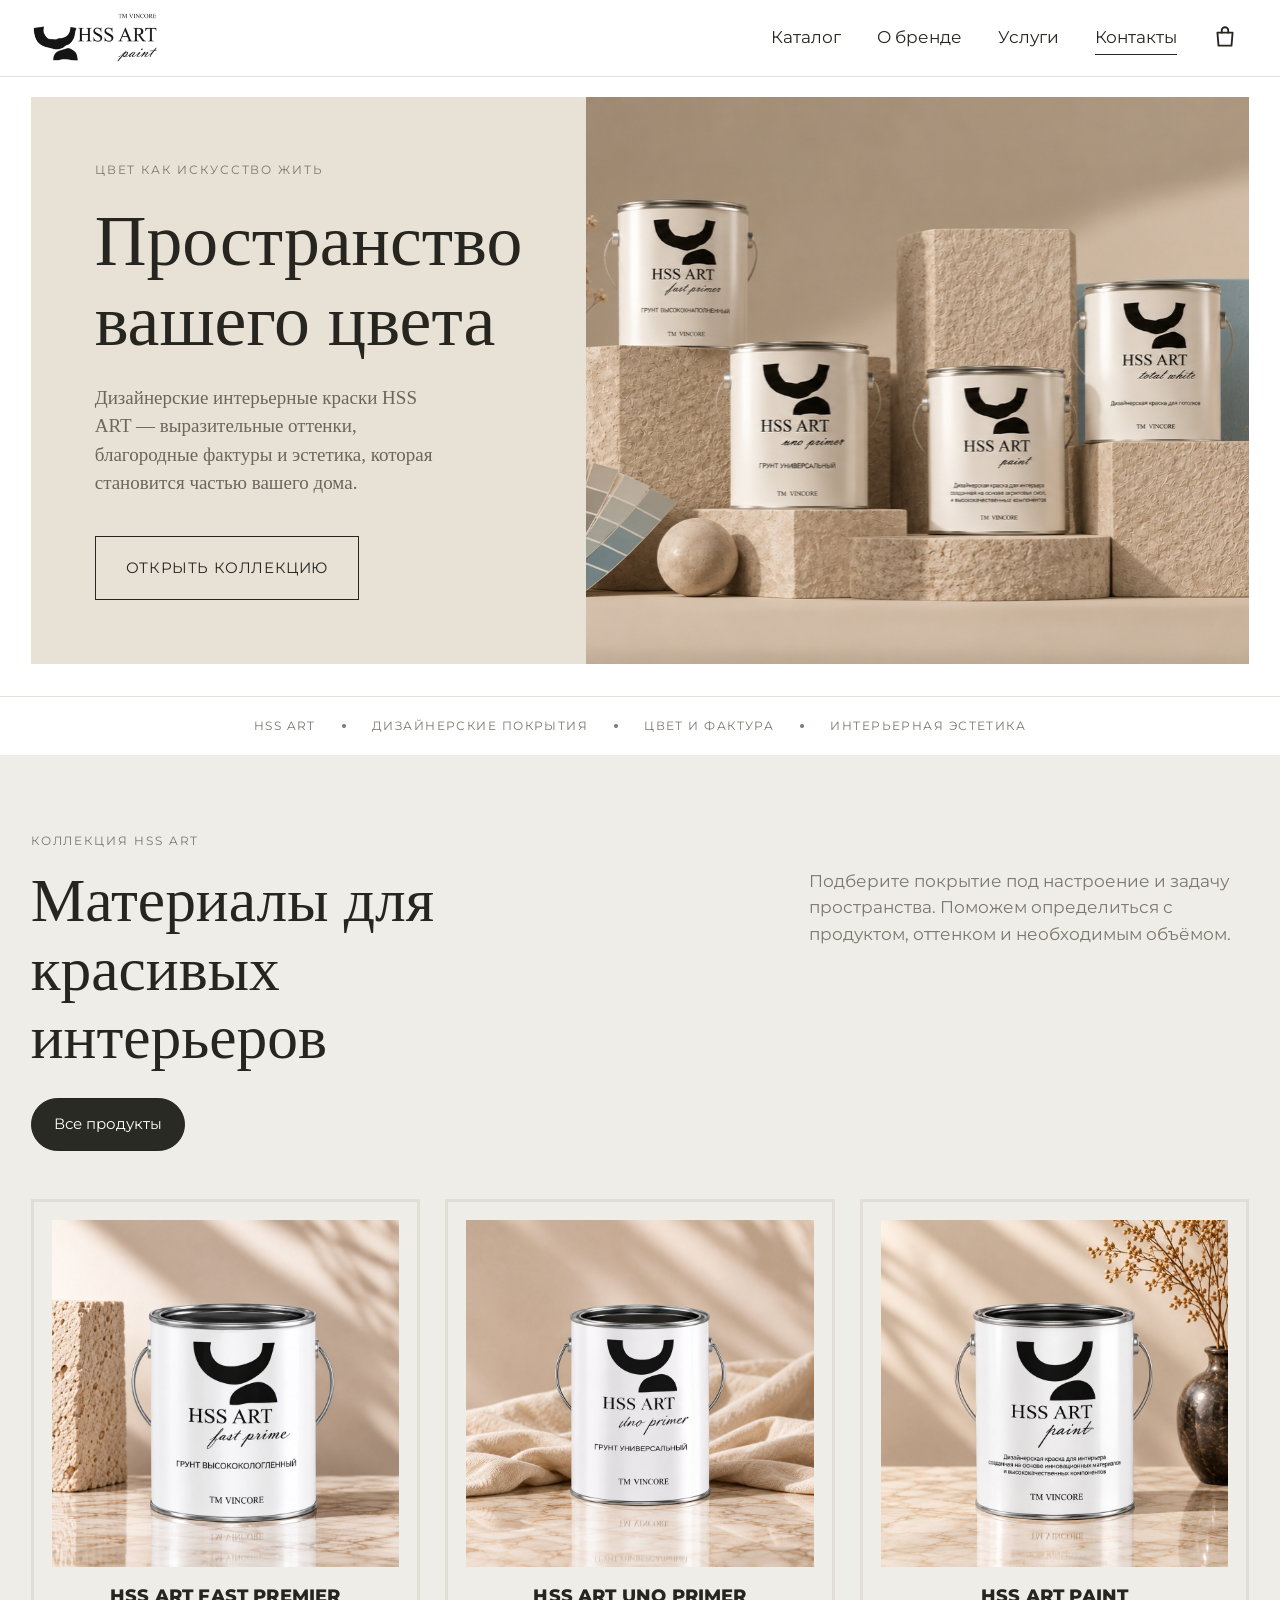
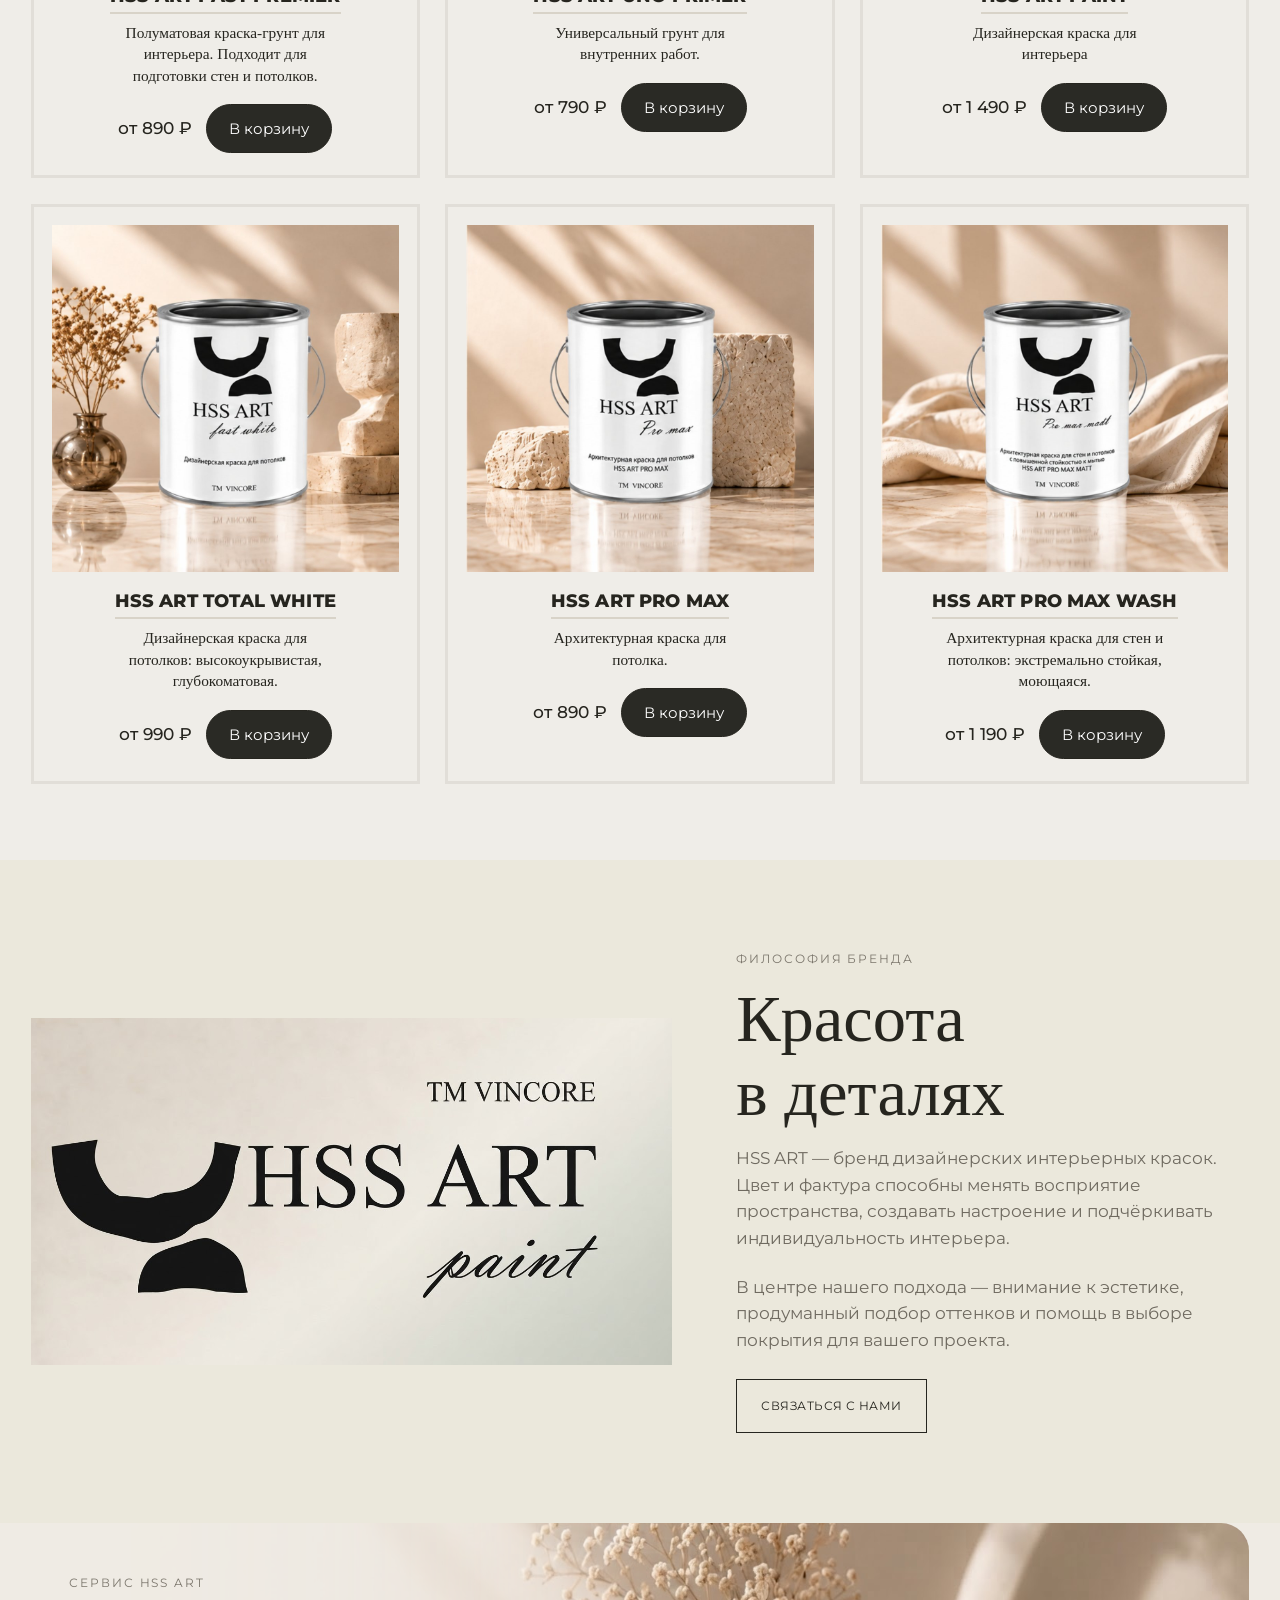
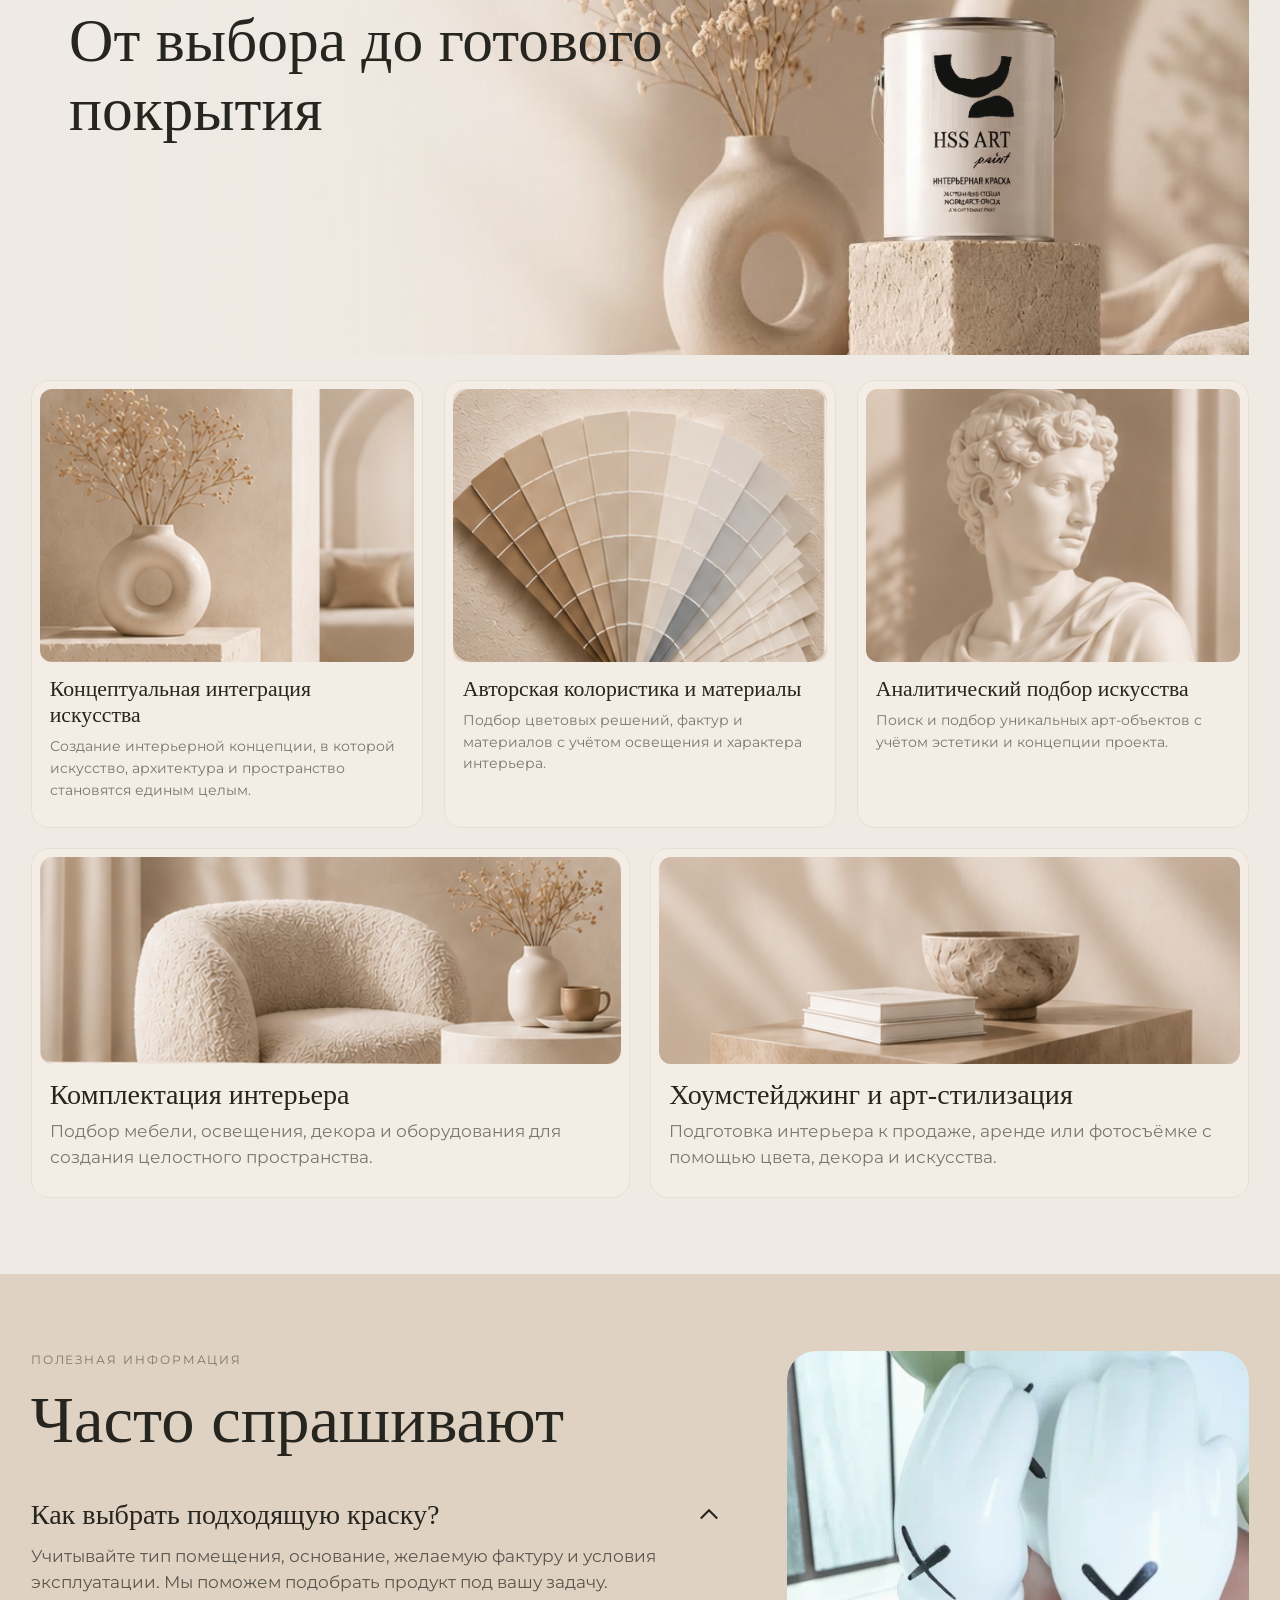
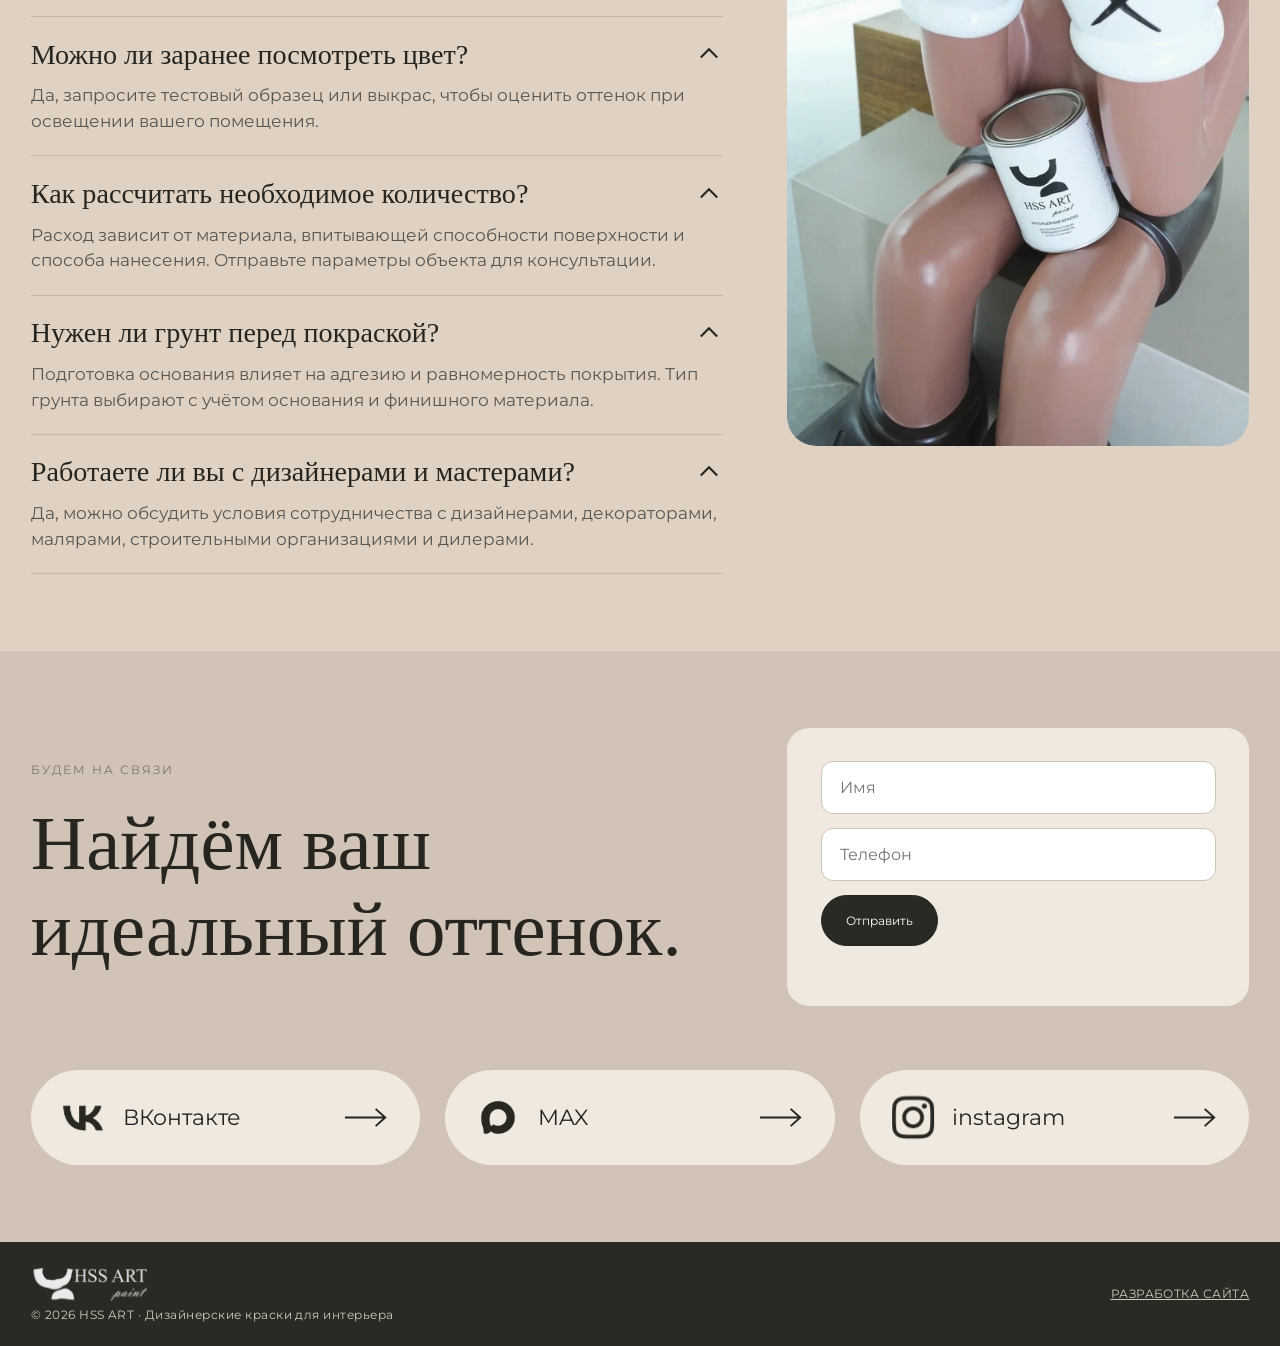
<file: index.html>
<!DOCTYPE html>
<html lang="ru">
<head>
  <meta charset="UTF-8">
  <meta name="viewport" content="width=device-width, initial-scale=1">
  <title>HSS ART — дизайнерские интерьерные краски</title>
  <meta name="description" content="Дизайнерские интерьерные краски HSS ART — выразительные оттенки, благородные фактуры и эстетика, которая становится частью вашего дома.">
  <meta name="theme-color" content="#e8e1d5">
  <link rel="preconnect" href="https://fonts.googleapis.com">
  <link rel="preconnect" href="https://fonts.gstatic.com" crossorigin>
  <link href="https://fonts.googleapis.com/css2?family=Montserrat:wght@400;500;800&display=swap" rel="stylesheet">
  <link rel="stylesheet" href="style.css">
  <link rel="icon" href="img/logo_snisy.svg" type="image/png">
</head>
<body>

<header class="header">
  <div class="header__in">
    <a class="logo" href="#top" aria-label="HSS ART paint"><img src="img/logo.svg" alt="HSS ART paint"></a>
    <button class="burger" aria-label="Меню" aria-expanded="false"><span></span><span></span></button>
    <nav class="nav" id="nav">
      <a href="#catalog">Каталог</a>
      <a href="#brand">О бренде</a>
      <a href="#services">Услуги</a>
      <a href="#contacts">Контакты</a>
    </nav>
  </div>
</header>

<main id="top">
  <!-- HERO -->
  <section class="wrap">
    <div class="hero">
      <div class="hero__text">
        <p class="eyebrow">Цвет как искусство жить</p>
        <h1>Пространство вашего цвета</h1>
        <p class="hero__lead">Дизайнерские интерьерные краски HSS ART — выразительные оттенки, благородные фактуры и эстетика, которая становится частью вашего дома.</p>
        <a class="btn btn--outline" href="#catalog">Открыть коллекцию</a>
      </div>
      <div class="hero__img"><img src="img/mnogobanok.svg" alt="Банки краски HSS ART на каменных подиумах"></div>
    </div>
  </section>

  <div class="ticker">
    <span>HSS ART</span><i></i><span>Дизайнерские покрытия</span><i></i><span>Цвет и фактура</span><i></i><span>Интерьерная эстетика</span>
  </div>

  <!-- CATALOG -->
  <section class="catalog" id="catalog">
    <div class="catalog__in">
      <div class="catalog__head">
        <div>
          <p class="eyebrow">Коллекция HSS ART</p>
          <h2>Материалы для красивых интерьеров</h2>
          <a class="btn btn--dark" href="product.html">Все продукты</a>
        </div>
        <p class="catalog__note">Подберите покрытие под настроение и задачу пространства. Поможем определиться с продуктом, оттенком и необходимым объёмом.</p>
      </div>

      <div class="grid">
        <article class="card">
          <div class="card__img"><img src="img/banka1.jpg" loading="lazy" alt="HSS ART Fast Premier"></div>
          <h3>HSS ART FAST PREMIER</h3>
          <p>Полуматовая краска-грунт для интерьера. Подходит для подготовки стен и потолков.</p>
          <div class="card__buy">
            <span class="card__price" data-price-from="fast-premier"></span>
            <button class="btn btn--dark" type="button" data-add="fast-premier">В корзину</button>
          </div>
        </article>
        <article class="card">
          <div class="card__img"><img src="img/banka2.jpg" loading="lazy" alt="HSS ART Uno Primer"></div>
          <h3>HSS ART UNO PRIMER</h3>
          <p>Универсальный грунт для внутренних работ.</p>
          <div class="card__buy">
            <span class="card__price" data-price-from="uno-primer"></span>
            <button class="btn btn--dark" type="button" data-add="uno-primer">В корзину</button>
          </div>
        </article>
        <article class="card">
          <div class="card__img"><img src="img/banka3.jpg" loading="lazy" alt="HSS ART Paint"></div>
          <h3>HSS ART PAINT</h3>
          <p>Дизайнерская краска для интерьера</p>
          <div class="card__buy">
            <span class="card__price" data-price-from="paint"></span>
            <button class="btn btn--dark" type="button" data-add="paint">В корзину</button>
          </div>
        </article>
        <article class="card">
          <div class="card__img"><img src="img/banka4.jpg" loading="lazy" alt="HSS ART Total White"></div>
          <h3>HSS ART TOTAL WHITE</h3>
          <p>Дизайнерская краска для потолков: высокоукрывистая, глубокоматовая.</p>
          <div class="card__buy">
            <span class="card__price" data-price-from="total-white"></span>
            <button class="btn btn--dark" type="button" data-add="total-white">В корзину</button>
          </div>
        </article>
        <article class="card">
          <div class="card__img"><img src="img/banka5.jpg" loading="lazy" alt="HSS ART Pro Max"></div>
          <h3>HSS ART PRO MAX</h3>
          <p>Архитектурная краска для потолка.</p>
          <div class="card__buy">
            <span class="card__price" data-price-from="pro-max"></span>
            <button class="btn btn--dark" type="button" data-add="pro-max">В корзину</button>
          </div>
        </article>
        <article class="card">
          <div class="card__img"><img src="img/banka6.jpg" loading="lazy" alt="HSS ART Pro Max Wash"></div>
          <h3>HSS ART PRO MAX WASH</h3>
          <p>Архитектурная краска для стен и потолков: экстремально стойкая, моющаяся.</p>
          <div class="card__buy">
            <span class="card__price" data-price-from="pro-max-wash"></span>
            <button class="btn btn--dark" type="button" data-add="pro-max-wash">В корзину</button>
          </div>
        </article>
      </div>
    </div>
  </section>

  <!-- BRAND -->
  <section class="brand" id="brand">
    <div class="brand__in">
      <div class="brand__img"><img src="img/hss.svg" loading="lazy" alt="HSS ART paint, TM Vincore"></div>
      <div class="brand__text">
        <p class="eyebrow">Философия бренда</p>
        <h2>Красота<br>в деталях</h2>
        <p>HSS ART — бренд дизайнерских интерьерных красок. Цвет и фактура способны менять восприятие пространства, создавать настроение и подчёркивать индивидуальность интерьера.</p>
        <p>В центре нашего подхода — внимание к эстетике, продуманный подбор оттенков и помощь в выборе покрытия для вашего проекта.</p>
        <a class="btn btn--outline btn--sm" href="#contacts">Связаться с нами</a>
      </div>
    </div>
  </section>

  <!-- SERVICES -->
  <section class="services" id="services">
    <div class="services__in">
      <div class="services__head">
        <div class="services__title">
          <p class="eyebrow">Сервис HSS ART</p>
          <h2>От выбора до готового покрытия</h2>
        </div>
        <img src="img/banner.svg" loading="lazy" alt="Банка HSS ART рядом с вазой">
      </div>

      <div class="services__grid">
        <article class="service service--s">
          <img src="img/vaza.svg" loading="lazy" alt="">
          <h3>Концептуальная интеграция искусства</h3>
          <p>Создание интерьерной концепции, в которой искусство, архитектура и пространство становятся единым целым.</p>
        </article>
        <article class="service service--s">
          <img src="img/palitra.svg" loading="lazy" alt="">
          <h3>Авторская колористика и материалы</h3>
          <p>Подбор цветовых решений, фактур и материалов с учётом освещения и характера интерьера.</p>
        </article>
        <article class="service service--s">
          <img src="img/chel.svg" loading="lazy" alt="">
          <h3>Аналитический подбор искусства</h3>
          <p>Поиск и подбор уникальных арт-объектов с учётом эстетики и концепции проекта.</p>
        </article>
        <article class="service service--l">
          <img src="img/pufik.svg" loading="lazy" alt="">
          <h3>Комплектация интерьера</h3>
          <p>Подбор мебели, освещения, декора и оборудования для создания целостного пространства.</p>
        </article>
        <article class="service service--l">
          <img src="img/knigi.svg" loading="lazy" alt="">
          <h3>Хоумстейджинг и арт-стилизация</h3>
          <p>Подготовка интерьера к продаже, аренде или фотосъёмке с помощью цвета, декора и искусства.</p>
        </article>
      </div>
    </div>
  </section>

  <!-- FAQ -->
  <section class="faq">
    <div class="faq__in">
      <div class="faq__list">
        <p class="eyebrow">Полезная информация</p>
        <h2>Часто спрашивают</h2>

        <div class="acc is-open">
          <button class="acc__btn" aria-expanded="true">Как выбрать подходящую краску?<svg viewBox="0 0 24 24" aria-hidden="true"><path d="M5 9l7 7 7-7"/></svg></button>
          <div class="acc__body"><p>Учитывайте тип помещения, основание, желаемую фактуру и условия эксплуатации. Мы поможем подобрать продукт под вашу задачу.</p></div>
        </div>
        <div class="acc is-open">
          <button class="acc__btn" aria-expanded="true">Можно ли заранее посмотреть цвет?<svg viewBox="0 0 24 24" aria-hidden="true"><path d="M5 9l7 7 7-7"/></svg></button>
          <div class="acc__body"><p>Да, запросите тестовый образец или выкрас, чтобы оценить оттенок при освещении вашего помещения.</p></div>
        </div>
        <div class="acc is-open">
          <button class="acc__btn" aria-expanded="true">Как рассчитать необходимое количество?<svg viewBox="0 0 24 24" aria-hidden="true"><path d="M5 9l7 7 7-7"/></svg></button>
          <div class="acc__body"><p>Расход зависит от материала, впитывающей способности поверхности и способа нанесения. Отправьте параметры объекта для консультации.</p></div>
        </div>
        <div class="acc is-open">
          <button class="acc__btn" aria-expanded="true">Нужен ли грунт перед покраской?<svg viewBox="0 0 24 24" aria-hidden="true"><path d="M5 9l7 7 7-7"/></svg></button>
          <div class="acc__body"><p>Подготовка основания влияет на адгезию и равномерность покрытия. Тип грунта выбирают с учётом основания и финишного материала.</p></div>
        </div>
        <div class="acc is-open">
          <button class="acc__btn" aria-expanded="true">Работаете ли вы с дизайнерами и мастерами?<svg viewBox="0 0 24 24" aria-hidden="true"><path d="M5 9l7 7 7-7"/></svg></button>
          <div class="acc__body"><p>Да, можно обсудить условия сотрудничества с дизайнерами, декораторами, малярами, строительными организациями и дилерами.</p></div>
        </div>
      </div>
      <div class="faq__img"><img src="img/sua.svg" loading="lazy" alt=""></div>
    </div>
  </section>

  <!-- CONTACTS -->
  <section class="contacts" id="contacts">
    <div class="contacts__in">
      <div class="contacts__top">
        <div>
          <p class="eyebrow">Будем на связи</p>
          <h2>Найдём ваш идеальный оттенок.</h2>
        </div>
        <form class="contacts__form" id="leadForm" novalidate>
          <label class="sr" for="name">Имя</label>
          <input id="name" name="name" type="text" placeholder="Имя" autocomplete="name" required>
          <label class="sr" for="phone">Телефон</label>
          <input id="phone" name="phone" type="tel" placeholder="Телефон" autocomplete="tel" required>
          <button class="btn btn--dark btn--sm" type="submit">Отправить</button>
          <p class="form__msg" role="status" aria-live="polite"></p>
        </form>
      </div>

      <div class="social">
        <a href="#" class="pill" target="_blank" rel="noopener">
          <img class="pill__icon pill__icon--vk" loading="lazy" src="img/wk.svg" alt="">
          <span>ВКонтакте</span>
          <svg class="arrow" viewBox="0 0 48 24" aria-hidden="true"><path d="M2 12h42M34 3l10 9-10 9"/></svg>
        </a>
        <a href="#" class="pill" target="_blank" rel="noopener">
          <img class="pill__icon" loading="lazy" src="img/max.svg" alt="">
          <span>MAX</span>
          <svg class="arrow" viewBox="0 0 48 24" aria-hidden="true"><path d="M2 12h42M34 3l10 9-10 9"/></svg>
        </a>
        <a href="#" class="pill" target="_blank" rel="noopener">
          <img class="pill__icon pill__icon--inst" src="img/inst.svg" alt="">
          <span>instagram</span>
          <svg class="arrow" viewBox="0 0 48 24" aria-hidden="true"><path d="M2 12h42M34 3l10 9-10 9"/></svg>
        </a>
      </div>
    </div>
  </section>
</main>

<footer class="footer">
  <div class="footer__in">
    <div class="footer__brand">
      <img src="img/logo_snisy.svg" alt="HSS ART paint">
      <small>© 2026 HSS ART · Дизайнерские краски для интерьера</small>
    </div>
    <a class="footer__dev" href="https://warshhhh.github.io/TWO-ONE/">Разработка сайта</a>
  </div>
</footer>

<script src="products.js"></script>
<script src="cart.js"></script>
<script src="script.js"></script>
</body>
</html>
</file>
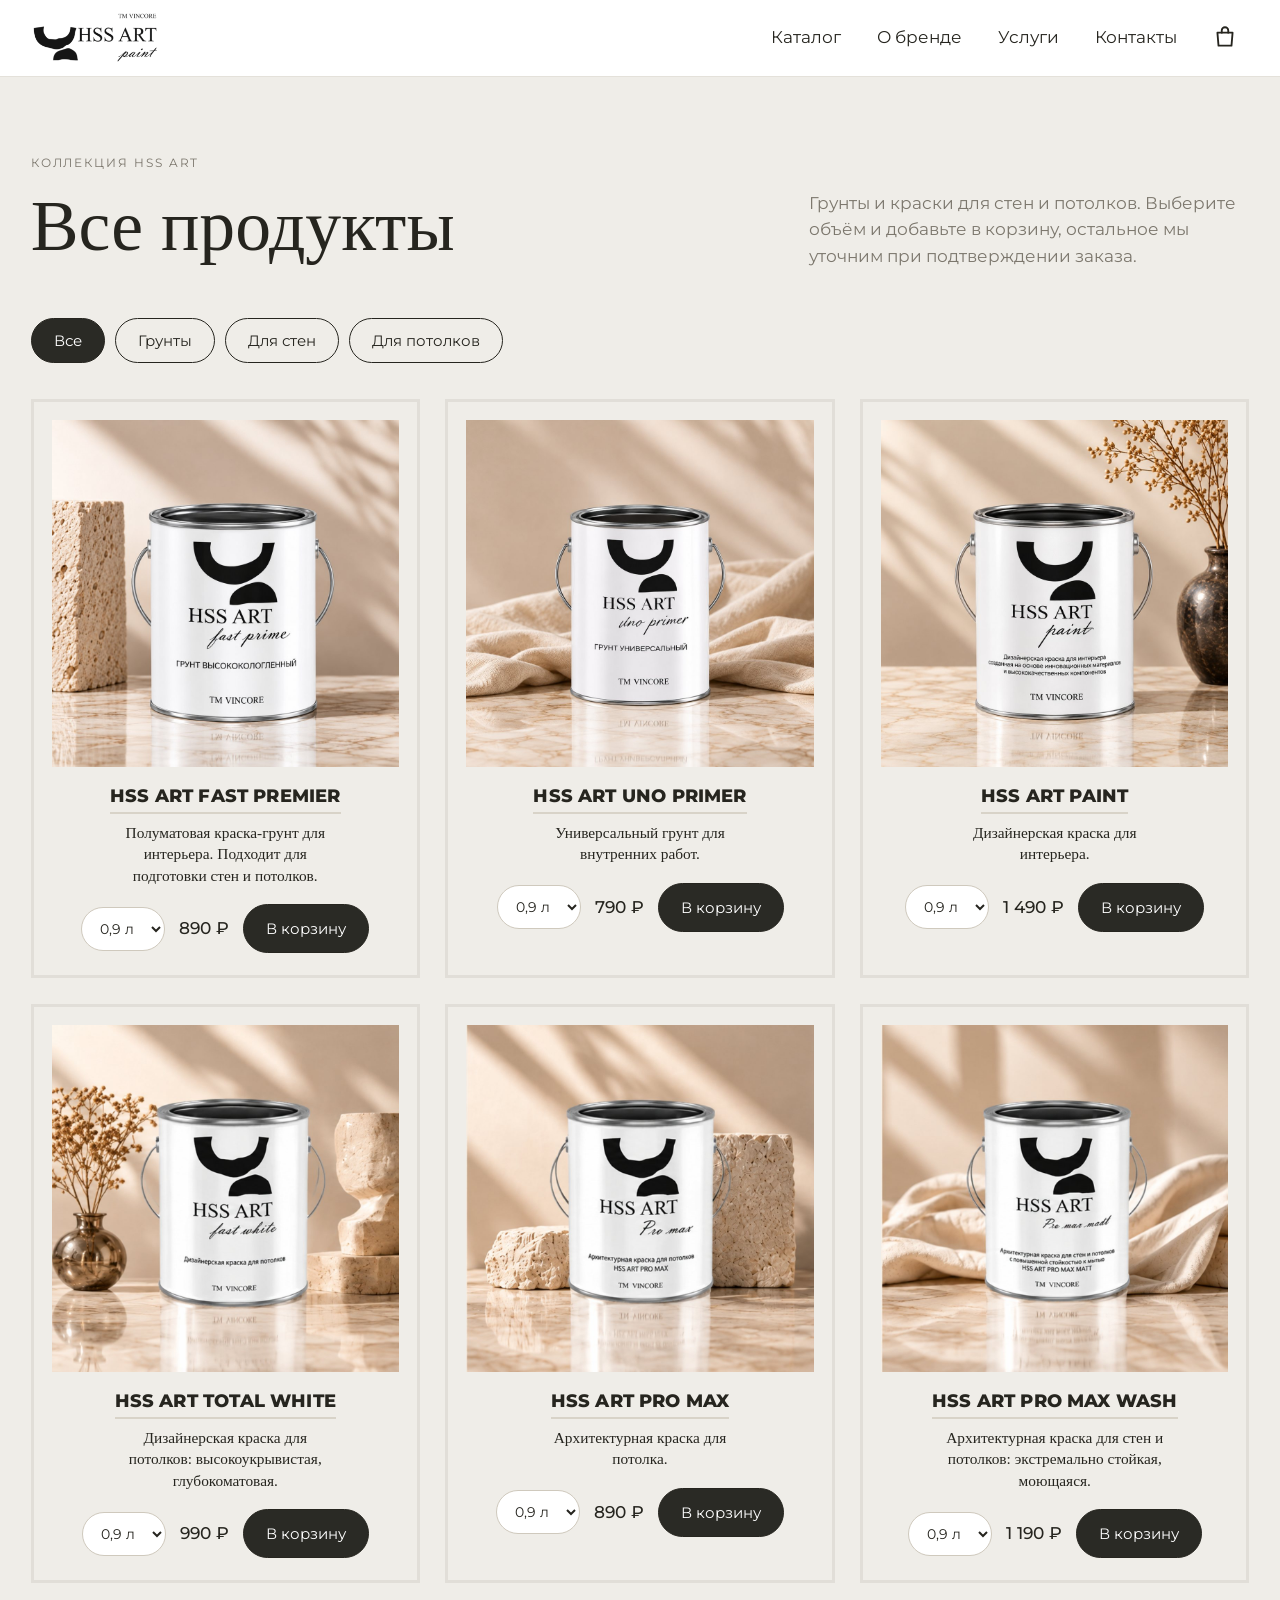
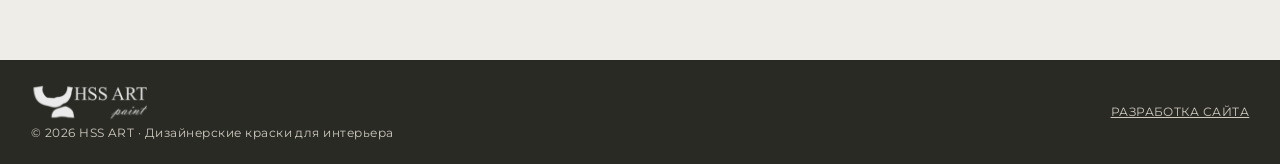
<file: product.html>
<!DOCTYPE html>
<html lang="ru">
<head>
  <meta charset="UTF-8">
  <meta name="viewport" content="width=device-width, initial-scale=1">
  <title>Все продукты — HSS ART</title>
  <meta name="description" content="Весь ассортимент дизайнерских интерьерных красок и грунтов HSS ART.">
  <meta name="theme-color" content="#e8e1d5">
  <link rel="preconnect" href="https://fonts.googleapis.com">
  <link rel="preconnect" href="https://fonts.gstatic.com" crossorigin>
  <link href="https://fonts.googleapis.com/css2?family=Montserrat:wght@400;500;800&display=swap" rel="stylesheet">
  <link rel="stylesheet" href="style.css">
  <link rel="icon" href="img/logo_snisy.svg" type="image/png">
</head>
<body>

<header class="header">
  <div class="header__in">
    <a class="logo" href="index.html" aria-label="HSS ART paint"><img src="img/logo.svg" alt="HSS ART paint"></a>
    <button class="burger" aria-label="Меню" aria-expanded="false"><span></span><span></span></button>
    <nav class="nav" id="nav">
      <a href="index.html#catalog">Каталог</a>
      <a href="index.html#brand">О бренде</a>
      <a href="index.html#services">Услуги</a>
      <a href="index.html#contacts">Контакты</a>
    </nav>
  </div>
</header>

<main id="top">
  <section class="catalog catalog--page">
    <div class="catalog__in">
      <div class="catalog__head">
        <div>
          <p class="eyebrow">Коллекция HSS ART</p>
          <h1 class="page-title">Все продукты</h1>
        </div>
        <p class="catalog__note">Грунты и краски для стен и потолков. Выберите объём и добавьте в корзину, остальное мы уточним при подтверждении заказа.</p>
      </div>

      <div class="filters" role="group" aria-label="Фильтр по назначению">
        <button class="chip is-active" type="button" data-filter="all" aria-pressed="true">Все</button>
        <button class="chip" type="button" data-filter="primer" aria-pressed="false">Грунты</button>
        <button class="chip" type="button" data-filter="walls" aria-pressed="false">Для стен</button>
        <button class="chip" type="button" data-filter="ceiling" aria-pressed="false">Для потолков</button>
      </div>

      <div class="grid" id="productGrid"></div>
    </div>
  </section>
</main>

<footer class="footer">
  <div class="footer__in">
    <div class="footer__brand">
      <img src="img/logo_snisy.svg" alt="HSS ART paint">
      <small>© 2026 HSS ART · Дизайнерские краски для интерьера</small>
    </div>
    <a class="footer__dev" href="https://warshhhh.github.io/TWO-ONE/">Разработка сайта</a>
  </div>
</footer>

<script src="products.js"></script>
<script src="cart.js"></script>
<script src="script.js"></script>
<script src="product.js"></script>
</body>
</html>
</file>
<file: style.css>
:root {
  --max: 1360px;
  --gap: clamp(14px, 2.4vw, 32px);
  --ink: #26251f;
  --muted: #7c776d;
  --line: #d9d6cf;
  --hero: #e8e1d5;
  --catalog: #efede8;
  --brand: #ebe8dc;
  --services: #efebe4;
  --faq: #dfd2c3;
  --contact: #d1c3b6;
  --card: #f0e9e0;
  --dark: #2a2a25;
  --serif: "Times New Roman", Times, "Tinos", serif;
  --sans: "Montserrat", system-ui, -apple-system, "Segoe UI", Arial, sans-serif;
}

*,
*::before,
*::after {
  box-sizing: border-box;
}

html {
  scroll-behavior: smooth;
  scroll-padding-top: 80px;
}

body {
  margin: 0;
  font-family: var(--serif);
  color: var(--ink);
  background: #fff;
  line-height: 1.5;
  -webkit-font-smoothing: antialiased;
}

img {
  display: block;
  max-width: 100%;
}

a {
  color: inherit;
  text-decoration: none;
}

h1,
h2,
h3,
p {
  margin: 0;
}

h1,
h2 {
  font-weight: 400;
  line-height: 1.12;
}

.sr {
  position: absolute;
  width: 1px;
  height: 1px;
  overflow: hidden;
  clip: rect(0 0 0 0);
}

:focus-visible {
  outline: 2px solid var(--ink);
  outline-offset: 3px;
}

.eyebrow {
  font-family: var(--sans);
  font-size: 12px;
  letter-spacing: .16em;
  text-transform: uppercase;
  color: var(--muted);
}

.btn {
  display: inline-block;
  font-family: var(--sans);
  font-size: 15px;
  padding: 20px 30px;
  border: 1px solid var(--ink);
  transition: background .25s, color .25s;
  cursor: pointer;
}

.btn--outline {
  text-transform: uppercase;
  letter-spacing: .04em;
  background: transparent;
  color: var(--ink);
}

.btn--outline:hover {
  background: var(--ink);
  color: #fff;
}

.btn--dark {
  background: var(--dark);
  color: #fff;
  border-radius: 999px;
  padding: 14px 22px;
  font-size: 15px;
}

.btn--dark:hover {
  background: #46453d;
}

.btn--sm {
  font-size: 12px;
  padding: 17px 24px;
}

/* Header */
.header {
  position: sticky;
  top: 0;
  z-index: 50;
  background: rgba(255, 255, 255, .92);
  border-bottom: 1px solid #e4e1da;
  backdrop-filter: blur(10px);
}

.header__in {
  max-width: calc(var(--max) + 2 * var(--gap));
  margin: 0 auto;
  padding: 0 var(--gap);
  height: 76px;
  display: flex;
  align-items: center;
  justify-content: space-between;
}

.logo img {
  height: 50px;
  width: auto;
}

.nav {
  display: flex;
  gap: 36px;
  font-family: var(--sans);
  font-size: 17px;
}

.nav a {
  position: relative;
  padding: 4px 0;
}

.nav a::after {
  content: "";
  position: absolute;
  left: 0;
  bottom: 0;
  height: 1px;
  width: 0;
  background: var(--ink);
  transition: width .25s;
}

.nav a:hover::after,
.nav a.is-active::after {
  width: 100%;
}

.burger {
  display: none;
  width: 44px;
  height: 44px;
  background: none;
  border: 0;
  padding: 0;
  cursor: pointer;
  position: relative;
}

.burger span {
  position: absolute;
  left: 11px;
  right: 11px;
  height: 1.5px;
  background: var(--ink);
  transition: transform .25s, top .25s;
}

.burger span:first-child {
  top: 17px;
}

.burger span:last-child {
  top: 26px;
}

.burger[aria-expanded="true"] span:first-child {
  top: 21px;
  transform: rotate(45deg);
}

.burger[aria-expanded="true"] span:last-child {
  top: 21px;
  transform: rotate(-45deg);
}

.wrap {
  max-width: calc(var(--max) + 2 * var(--gap));
  margin: 0 auto;
  padding: 20px var(--gap) 0;
}

/* Hero */
.hero {
  display: grid;
  grid-template-columns: 1fr 1.3fr;
  background: var(--hero);
  min-height: clamp(420px, 44vw, 600px);
}

.hero__text {
  padding: clamp(32px, 5vw, 72px);
  display: flex;
  flex-direction: column;
  justify-content: center;
  gap: 22px;
}

.hero h1 {
  font-size: clamp(40px, 5.6vw, 76px);
}

.hero__lead {
  font-size: clamp(16px, 1.5vw, 19px);
  color: #6b665c;
  max-width: 36ch;
}

.hero .btn {
  align-self: flex-start;
  margin-top: 16px;
}

.hero__img {
  overflow: hidden;
}

.hero__img img {
  width: 100%;
  height: 100%;
  object-fit: cover;
}

.ticker {
  margin-top: 32px;
  border-top: 1px solid #e4e1da;
  padding: 20px var(--gap);
  display: flex;
  flex-wrap: wrap;
  justify-content: center;
  align-items: center;
  gap: 10px 26px;
  font-family: var(--sans);
  font-size: 12px;
  letter-spacing: .12em;
  text-transform: uppercase;
  color: var(--muted);
}

.ticker i {
  width: 4px;
  height: 4px;
  border-radius: 50%;
  background: var(--muted);
}

/* Catalog */
.catalog {
  background: var(--catalog);
  padding: clamp(44px, 6vw, 88px) var(--gap);
}

.catalog__in {
  max-width: var(--max);
  margin: 0 auto;
}

.catalog__head {
  display: flex;
  justify-content: space-between;
  gap: 40px;
  align-items: flex-start;
  margin-bottom: clamp(28px, 4vw, 48px);
}

.catalog__head h2 {
  font-size: clamp(36px, 4.8vw, 62px);
  margin: 16px 0 26px;
  max-width: 14ch;
}

.catalog__note {
  font-family: var(--sans);
  font-size: clamp(14px, 1.3vw, 17px);
  color: var(--muted);
  max-width: 40ch;
  margin-top: 36px;
  line-height: 1.6;
}

.grid {
  display: grid;
  grid-template-columns: repeat(3, 1fr);
  gap: clamp(14px, 2vw, 28px);
}

.card {
  border: 3px solid #e1ded8;
  padding: clamp(10px, 1.4vw, 18px) clamp(10px, 1.4vw, 18px) 22px;
  text-align: center;
  background: var(--catalog);
  transition: border-color .25s, transform .25s, box-shadow .25s;
  border-width: 3px;
}

.card:hover {
  border-color: #c9c4ba;
  transform: translateY(-4px);
  box-shadow: 0 14px 28px rgba(60, 45, 25, .10);
}

.card__img {
  overflow: hidden;
  aspect-ratio: 1;
  background: #e6d6c3;
}

.card__img img {
  width: 100%;
  height: 100%;
  object-fit: cover;
  transition: transform .5s ease;
}

.card:hover .card__img img {
  transform: scale(1.04);
}

.card h3 {
  font-family: var(--sans);
  font-weight: 800;
  font-size: clamp(15px, 1.4vw, 18px);
  display: inline-block;
  margin: 16px 0 8px;
  padding-bottom: 2px;
  border-bottom: 2px solid #d8d3c8;
  text-transform: uppercase;
  letter-spacing: .01em;
}

.card p {
  font-size: clamp(14px, 1.2vw, 16px);
  line-height: 1.4;
  max-width: 30ch;
  margin: 0 auto;
}

/* Brand */
.brand {
  background: var(--brand);
  padding: clamp(48px, 7vw, 104px) var(--gap);
}

.brand__in {
  max-width: var(--max);
  margin: 0 auto;
  display: grid;
  grid-template-columns: 1.25fr 1fr;
  gap: clamp(28px, 5vw, 72px);
  align-items: center;
}

.brand__img img {
  width: 100%;
  aspect-ratio: 721 / 390;
  object-fit: cover;
}

.brand__text {
  display: flex;
  flex-direction: column;
  gap: 14px;
}

.brand h2 {
  font-size: clamp(40px, 5.2vw, 68px);
}

.brand p:not(.eyebrow) {
  font-family: var(--sans);
  font-size: clamp(14px, 1.3vw, 17px);
  color: #6f6a60;
  line-height: 1.6;
}

.brand p:nth-of-type(3) {
  margin-top: 8px;
}

.brand .btn {
  align-self: flex-start;
  margin-top: 12px;
}

/* Services */
.services {
  background: var(--services);
  padding: 0 var(--gap) clamp(48px, 6vw, 88px);
}

.services__in {
  max-width: var(--max);
  margin: 0 auto;
  background: transparent;
}

.services__head {
  position: relative;
}

.services__title {
  position: absolute;
  top: 0;
  left: 0;
  z-index: 1;
  max-width: 52%;
  padding: clamp(24px, 4vw, 56px) 0 0 clamp(20px, 3vw, 44px);
}

.services__title h2 {
  font-size: clamp(32px, 4.8vw, 64px);
  margin-top: 14px;
}

.services__head img {
  width: 100%;
  aspect-ratio: 1219 / 432;
  object-fit: cover;
  border-radius: 0 28px 0 0;
}

.services__grid {
  display: grid;
  grid-template-columns: repeat(6, 1fr);
  gap: clamp(12px, 1.6vw, 22px);
  padding: clamp(14px, 2vw, 26px) 0 0;
}

.service {
  grid-column: span 2;
  padding: 8px 8px clamp(16px, 2vw, 26px);
  overflow: hidden;
  border: 1px solid #e6dfd5;
  border-radius: 18px;
  background: #f3ede5;
  transition: transform .25s, box-shadow .25s;
}

.service--l {
  grid-column: span 3;
}

.service:hover {
  transform: translateY(-3px);
  box-shadow: 0 12px 26px rgba(60, 45, 25, .08);
}

.service img {
  width: 100%;
  aspect-ratio: 304 / 221;
  object-fit: cover;
  border-radius: 12px;
  background: #e3d6c6;
}

.service--s img {
  aspect-ratio: 304 / 221;
}

.service--l img {
  aspect-ratio: 600 / 213;
}

.service h3 {
  font-weight: 400;
  font-size: clamp(18px, 1.7vw, 23px);
  line-height: 1.2;
  padding: 14px 10px 0;
}

.service--l h3 {
  font-size: clamp(22px, 2.2vw, 30px);
}

.service p {
  font-family: var(--sans);
  font-size: clamp(13px, 1.1vw, 15px);
  color: var(--muted);
  padding: 8px 10px 0;
  line-height: 1.55;
}

.service--l p {
  font-size: clamp(14px, 1.3vw, 17px);
}

/* FAQ */
.faq {
  background: var(--faq);
  padding: clamp(48px, 6vw, 96px) var(--gap);
}

.faq__in {
  max-width: var(--max);
  margin: 0 auto;
  display: grid;
  grid-template-columns: 1.5fr 1fr;
  gap: clamp(28px, 5vw, 80px);
  align-items: start;
}

.faq h2 {
  font-size: clamp(38px, 5.2vw, 68px);
  margin: 14px 0 20px;
}

.acc {
  border-bottom: 1px solid #c4b8a9;
  padding: clamp(14px, 1.6vw, 22px) 0;
}

.acc__btn {
  all: unset;
  box-sizing: border-box;
  width: 100%;
  display: flex;
  justify-content: space-between;
  align-items: center;
  gap: 12px;
  cursor: pointer;
  font-size: clamp(20px, 2.2vw, 30px);
  line-height: 1.2;
}

.acc__btn:focus-visible {
  outline: 2px solid var(--ink);
  outline-offset: 2px;
}

.acc__btn svg {
  width: 28px;
  height: 28px;
  flex: none;
  fill: none;
  stroke: var(--ink);
  stroke-width: 1.8;
  transition: transform .3s;
}

.acc.is-open .acc__btn svg {
  transform: rotate(180deg);
}

.acc__body {
  display: grid;
  grid-template-rows: 0fr;
  transition: grid-template-rows .3s ease;
}

.acc.is-open .acc__body {
  grid-template-rows: 1fr;
}

.acc__body > p {
  overflow: hidden;
  font-family: var(--sans);
  font-size: clamp(14px, 1.3vw, 17px);
  line-height: 1.55;
  color: #5b564d;
  padding-top: 0;
}

.acc.is-open .acc__body > p {
  padding-top: 12px;
}

.faq__img img {
  width: 100%;
  aspect-ratio: 472 / 710;
  object-fit: cover;
  border-radius: 28px;
}

/* Contacts */
.contacts {
  background: var(--contact);
  padding: clamp(48px, 6vw, 96px) var(--gap);
}

.contacts__in {
  max-width: var(--max);
  margin: 0 auto;
}

.contacts__top {
  display: grid;
  grid-template-columns: 1.5fr 1fr;
  gap: clamp(28px, 5vw, 80px);
  align-items: center;
}

.contacts h2 {
  font-size: clamp(40px, 6vw, 84px);
  margin-top: 22px;
  max-width: 11em;
}

.contacts__form {
  background: #f0e9e0;
  border-radius: 22px;
  padding: clamp(22px, 2.6vw, 34px);
  display: flex;
  flex-direction: column;
  gap: 14px;
  min-height: 165px;
  justify-content: center;
}

.contacts__form input {
  font: 13px var(--sans);
  padding: 16px 18px;
  border: 1px solid #cfc3b5;
  border-radius: 12px;
  background: #fff;
  color: var(--ink);
  width: 100%;
  font-size: 16px;
}

.contacts__form input.is-error {
  border-color: #b3402f;
}

.contacts__form .btn {
  align-self: flex-start;
}

.form__msg {
  font: 11px var(--sans);
  color: #4c473e;
  min-height: 1em;
  font-size: 13px;
}

.social {
  display: grid;
  grid-template-columns: repeat(3, 1fr);
  gap: clamp(12px, 2vw, 28px);
  margin-top: clamp(36px, 5vw, 64px);
}

.pill {
  display: flex;
  align-items: center;
  gap: 18px;
  background: #f0e9e0;
  border-radius: 999px;
  padding: clamp(18px, 2vw, 26px) clamp(22px, 2.4vw, 36px);
  font-family: var(--sans);
  font-size: clamp(17px, 1.7vw, 22px);
  transition: transform .25s, background .25s;
}

.pill:hover {
  background: #f8f3ec;
  transform: translateY(-2px);
}

.pill__icon {
  flex: none;
  width: clamp(36px, 3.4vw, 48px);
  height: clamp(36px, 3.4vw, 48px);
  object-fit: contain;
}

.pill__icon--inst,
.pill__icon--vk {
  transform: scale(1.5);
}

.pill span {
  flex: 1;
}

.pill .arrow {
  width: clamp(34px, 3.6vw, 52px);
  height: auto;
  fill: none;
  stroke: var(--ink);
  stroke-width: 2;
  flex: none;
  transition: transform .25s;
}

.pill:hover .arrow {
  transform: translateX(4px);
}

/* Footer */
.footer {
  background: var(--dark);
  color: #cfcabf;
  padding: 22px var(--gap);
}

.footer__in {
  max-width: calc(var(--max) + 2 * var(--gap));
  margin: 0 auto;
  display: flex;
  justify-content: space-between;
  align-items: center;
  gap: 16px;
}

.footer__brand {
  display: flex;
  flex-direction: column;
  gap: 4px;
}

.footer__brand img {
  align-self: flex-start;
  height: 38px;
  width: auto;
}

.footer small,
.footer__dev {
  font-family: var(--sans);
  font-size: 12px;
  letter-spacing: .04em;
}

.footer__dev {
  text-transform: uppercase;
  text-decoration: underline;
}

/* Tablet / mobile */
@media (max-width: 860px) {
  .burger {
    display: block;
    margin-left: auto;
  }

  .nav {
    position: absolute;
    top: 62px;
    left: 0;
    right: 0;
    background: #fff;
    flex-direction: column;
    gap: 0;
    padding: 8px 24px 16px;
    border-bottom: 1px solid #e4e1da;
    display: none;
  }

  .nav.is-open {
    display: flex;
  }

  .nav a {
    padding: 14px 0;
    border-bottom: 1px solid #eee;
  }

  .hero {
    grid-template-columns: 1fr;
  }

  .hero__img {
    order: -1;
    max-height: 320px;
  }

  .hero__text {
    padding: 36px 24px;
  }

  .catalog__head {
    flex-direction: column;
    gap: 0;
  }

  .catalog__note {
    margin-top: 22px;
    max-width: 46ch;
  }

  .grid {
    grid-template-columns: repeat(2, 1fr);
    gap: 16px;
  }

  .brand__in,
  .faq__in,
  .contacts__top {
    grid-template-columns: 1fr;
  }

  .faq__img {
    max-width: 320px;
  }

  .social {
    grid-template-columns: 1fr;
    gap: 14px;
  }

}

@media (max-width: 560px) {
  .grid {
    grid-template-columns: 1fr;
  }

  .services__title {
    position: static;
    max-width: none;
    padding: 28px 20px 0;
  }

  .services__head img {
    aspect-ratio: 16 / 7;
  }

  .services__grid {
    grid-template-columns: 1fr;
    padding: 14px 0 0;
  }

  .service,
  .service--l {
    grid-column: auto;
  }

  .service--s img,
  .service--l img {
    aspect-ratio: 304 / 221;
  }


}

@media (prefers-reduced-motion: reduce) {
  html {
    scroll-behavior: auto;
  }

  * {
    transition: none !important;
  }

}

/* Корзина и страница товаров */
.no-scroll {
  overflow: hidden;
}

.header__in {
  gap: 12px;
}

.nav {
  margin-left: auto;
}

.cart-btn {
  position: relative;
  flex: none;
  width: 48px;
  height: 48px;
  margin-left: 12px;
  padding: 0;
  border: 0;
  border-radius: 50%;
  background: transparent;
  color: var(--ink);
  cursor: pointer;
  transition: background .25s;
}

.cart-btn:hover {
  background: #f0ebe3;
}

.cart-btn svg {
  width: 26px;
  height: 26px;
  fill: none;
  stroke: currentColor;
  stroke-width: 1.7;
  stroke-linecap: round;
  stroke-linejoin: round;
}

.cart-btn__count {
  position: absolute;
  top: 3px;
  right: 1px;
  min-width: 20px;
  height: 20px;
  padding: 0 5px;
  border-radius: 999px;
  background: var(--dark);
  color: #fff;
  font: 500 11px/20px var(--sans);
  text-align: center;
}

.cart-btn__count[hidden] {
  display: none;
}

.cart-btn__count.bump {
  animation: bump .35s ease;
}

@keyframes bump {
  50% {
    transform: scale(1.35);
  }
}

.card__buy {
  display: flex;
  flex-wrap: wrap;
  align-items: center;
  justify-content: center;
  gap: 10px 14px;
  margin-top: 18px;
}

.card__price {
  font-family: var(--sans);
  font-weight: 500;
  font-size: clamp(15px, 1.3vw, 17px);
}

.card__size {
  padding: 11px 14px;
  border: 1px solid #cfc9bd;
  border-radius: 999px;
  background: #fff;
  color: var(--ink);
  font: 14px var(--sans);
  cursor: pointer;
}

.card[hidden] {
  display: none;
}

.page-title {
  margin: 14px 0 0;
  font-size: clamp(40px, 5.6vw, 76px);
}

.filters {
  display: flex;
  flex-wrap: wrap;
  gap: 10px;
  margin-bottom: clamp(20px, 3vw, 36px);
}

.chip {
  padding: 12px 22px;
  border: 1px solid var(--ink);
  border-radius: 999px;
  background: transparent;
  color: var(--ink);
  font: 15px var(--sans);
  cursor: pointer;
  transition: background .25s, color .25s;
}

.chip:hover {
  background: rgba(38, 37, 31, .08);
}

.chip.is-active {
  background: var(--dark);
  color: #fff;
}

.cart {
  position: fixed;
  inset: 0;
  z-index: 100;
  visibility: hidden;
  transition: visibility 0s .3s;
}

.cart.is-open {
  visibility: visible;
  transition-delay: 0s;
}

.cart__overlay {
  position: absolute;
  inset: 0;
  background: rgba(38, 37, 31, .45);
  opacity: 0;
  transition: opacity .3s;
}

.cart.is-open .cart__overlay {
  opacity: 1;
}

.cart__panel {
  position: absolute;
  top: 0;
  right: 0;
  bottom: 0;
  display: flex;
  flex-direction: column;
  width: min(460px, 100%);
  background: #f6f2ec;
  transform: translateX(100%);
  transition: transform .3s ease;
}

.cart.is-open .cart__panel {
  transform: none;
}

.cart__head {
  display: flex;
  align-items: center;
  justify-content: space-between;
  padding: 20px 24px;
  border-bottom: 1px solid #e1dbd0;
}

.cart__head h2 {
  font-size: 32px;
}

.cart__close {
  width: 44px;
  height: 44px;
  padding: 0;
  border: 0;
  border-radius: 50%;
  background: transparent;
  cursor: pointer;
}

.cart__close svg,
.cart-item__del svg {
  width: 22px;
  height: 22px;
  fill: none;
  stroke: var(--ink);
  stroke-width: 1.8;
  stroke-linecap: round;
}

.cart__list {
  flex: 1;
  margin: 0;
  padding: 8px 24px;
  overflow-y: auto;
  list-style: none;
}

.cart__empty {
  padding: 32px 24px;
  font-family: var(--sans);
  font-size: 15px;
  color: var(--muted);
}

.cart__empty[hidden],
.cart__foot[hidden] {
  display: none;
}

.cart-item {
  display: grid;
  grid-template-columns: 76px 1fr auto;
  gap: 14px;
  align-items: start;
  padding: 16px 0;
  border-bottom: 1px solid #e1dbd0;
}

.cart-item__img {
  overflow: hidden;
  width: 76px;
  height: 76px;
  background: #eadfce;
}

.cart-item__img img {
  width: 100%;
  height: 100%;
  object-fit: cover;
}

.cart-item h3 {
  font-family: var(--sans);
  font-weight: 800;
  font-size: 14px;
  line-height: 1.3;
}

.cart-item p {
  margin-top: 4px;
  font-family: var(--sans);
  font-size: 14px;
  color: var(--muted);
}

.cart-item__del {
  width: 36px;
  height: 36px;
  padding: 0;
  border: 0;
  background: transparent;
  cursor: pointer;
}

.qty {
  display: inline-flex;
  align-items: center;
  margin-top: 10px;
  border: 1px solid #cfc9bd;
  border-radius: 999px;
}

.qty button {
  width: 36px;
  height: 36px;
  border: 0;
  background: transparent;
  color: var(--ink);
  font: 20px var(--sans);
  cursor: pointer;
}

.qty span {
  min-width: 28px;
  font: 500 15px var(--sans);
  text-align: center;
}

.cart__foot {
  padding: 20px 24px 24px;
  border-top: 1px solid #e1dbd0;
}

.cart__total {
  display: flex;
  align-items: baseline;
  justify-content: space-between;
  margin-bottom: 16px;
  font-size: 22px;
}

.cart__total strong {
  font-family: var(--sans);
  font-weight: 500;
  font-size: 24px;
}

.cart__order {
  width: 100%;
  text-align: center;
}

.cart__msg {
  margin-top: 12px;
  font: 14px var(--sans);
  color: #4c473e;
}

.toast {
  position: fixed;
  left: 50%;
  bottom: 24px;
  z-index: 90;
  max-width: calc(100% - 32px);
  padding: 14px 22px;
  border-radius: 999px;
  background: var(--dark);
  color: #fff;
  font: 14px var(--sans);
  opacity: 0;
  pointer-events: none;
  transform: translate(-50%, 16px);
  transition: opacity .25s, transform .25s;
}

.toast.is-show {
  opacity: 1;
  transform: translate(-50%, 0);
}

/* Окно оформления заказа */
.modal {
  position: fixed;
  inset: 0;
  z-index: 110;
  display: flex;
  align-items: center;
  justify-content: center;
  padding: 16px;
  visibility: hidden;
  transition: visibility 0s .3s;
}

.modal.is-open {
  visibility: visible;
  transition-delay: 0s;
}

.modal__overlay {
  position: absolute;
  inset: 0;
  background: rgba(38, 37, 31, .55);
  opacity: 0;
  transition: opacity .3s;
}

.modal.is-open .modal__overlay {
  opacity: 1;
}

.modal__box {
  position: relative;
  width: min(560px, 100%);
  max-height: 100%;
  padding: clamp(24px, 4vw, 40px);
  overflow-y: auto;
  border-radius: 24px;
  background: #f6f2ec;
  opacity: 0;
  transform: translateY(16px);
  transition: opacity .3s, transform .3s;
}

.modal.is-open .modal__box {
  opacity: 1;
  transform: none;
}

.modal__close {
  position: absolute;
  top: 14px;
  right: 14px;
  width: 44px;
  height: 44px;
  padding: 0;
  border: 0;
  border-radius: 50%;
  background: transparent;
  cursor: pointer;
}

.modal__close svg {
  width: 22px;
  height: 22px;
  fill: none;
  stroke: var(--ink);
  stroke-width: 1.8;
  stroke-linecap: round;
}

.order h2,
.order-done h2 {
  margin: 8px 0 6px;
  font-size: clamp(30px, 4vw, 40px);
}

.order__sum {
  margin-bottom: 20px;
  font: 14px var(--sans);
  color: var(--muted);
}

.field {
  margin-bottom: 14px;
}

.field label,
.order__legend {
  display: block;
  margin-bottom: 6px;
  font: 500 13px var(--sans);
  color: #4c473e;
}

.field input,
.field textarea {
  width: 100%;
  padding: 14px 16px;
  border: 1px solid #cfc9bd;
  border-radius: 12px;
  background: #fff;
  color: var(--ink);
  font: 16px var(--sans);
}

.field textarea {
  resize: vertical;
}

.field input.is-error {
  border-color: #b3402f;
}

.field[hidden] {
  display: none;
}

.order__switch {
  display: flex;
  gap: 10px;
  margin: 0 0 14px;
  padding: 0;
  border: 0;
}

.order__switch label {
  flex: 1;
  cursor: pointer;
}

.order__switch input {
  position: absolute;
  opacity: 0;
}

.order__switch span {
  display: block;
  padding: 13px 10px;
  border: 1px solid #cfc9bd;
  border-radius: 999px;
  background: #fff;
  font: 15px var(--sans);
  text-align: center;
  transition: background .2s, color .2s;
}

.order__switch input:checked + span {
  border-color: var(--dark);
  background: var(--dark);
  color: #fff;
}

.order__switch input:focus-visible + span {
  outline: 2px solid var(--ink);
  outline-offset: 2px;
}

.check {
  display: flex;
  align-items: flex-start;
  gap: 10px;
  margin-bottom: 14px;
  font: 13px/1.4 var(--sans);
  color: #4c473e;
  cursor: pointer;
}

.check input {
  flex: none;
  width: 20px;
  height: 20px;
  margin: 0;
  accent-color: var(--dark);
}

.order__err {
  min-height: 1.2em;
  margin-bottom: 10px;
  font: 14px var(--sans);
  color: #b3402f;
}

.order__submit {
  width: 100%;
  text-align: center;
}

.order-done {
  padding: 24px 0 8px;
  text-align: center;
}

.order-done p {
  margin-bottom: 24px;
  font: 16px/1.5 var(--sans);
  color: #4c473e;
}

@media (max-width: 860px) {
  .header__in {
    height: 68px;
  }

  .nav {
    top: 68px;
    padding: 8px var(--gap) 16px;
    font-size: 18px;
  }

  .hero {
    min-height: 0;
  }

  .hero__img {
    max-height: 380px;
  }

  .services__grid {
    grid-template-columns: repeat(2, 1fr);
  }

  .service,
  .service--l {
    grid-column: auto;
  }

  .service--l {
    grid-column: span 2;
  }

  .contacts h2 {
    max-width: none;
  }
}

@media (max-width: 560px) {
  .logo img {
    height: 42px;
  }

  .hero__text {
    padding: 28px 20px 32px;
  }

  .hero .btn {
    align-self: stretch;
    text-align: center;
  }

  .services__grid {
    grid-template-columns: 1fr;
  }

  .service--l {
    grid-column: auto;
  }

  .footer__in {
    flex-direction: column;
    align-items: flex-start;
  }
}
</file>
